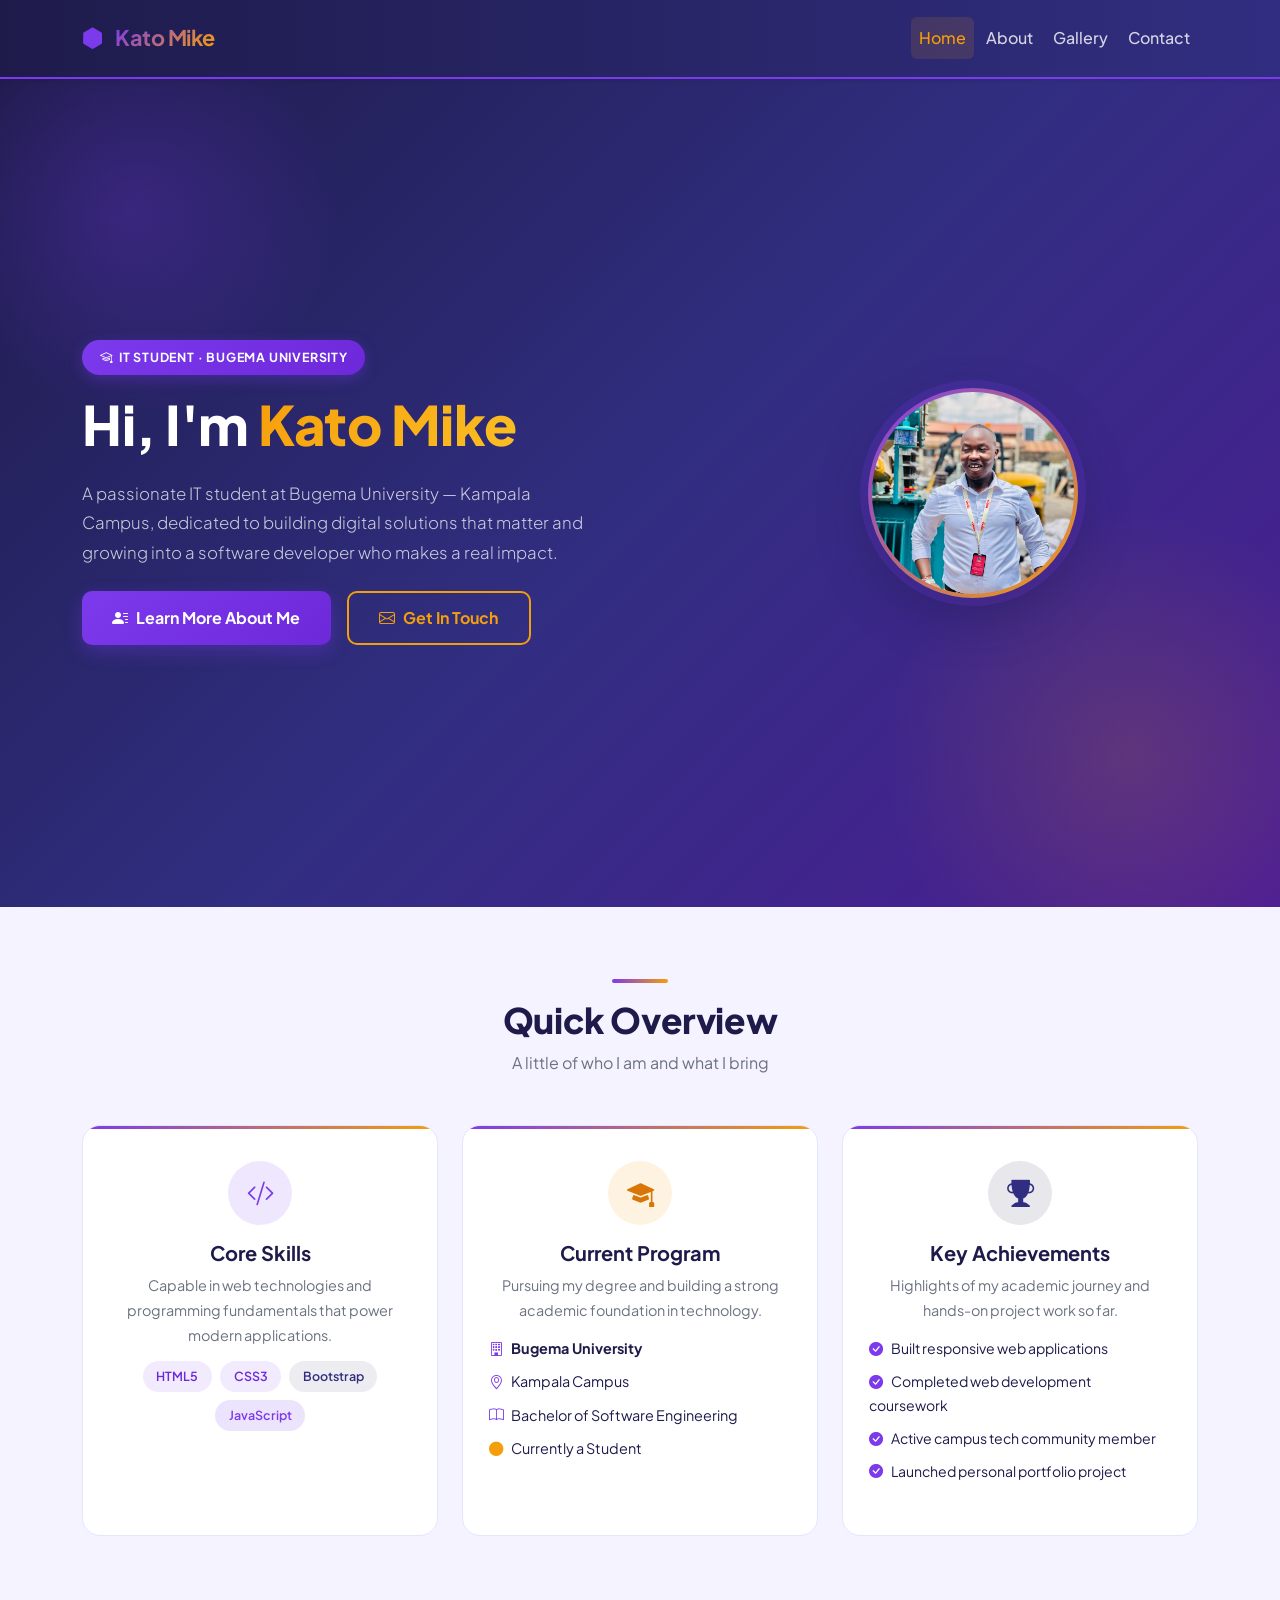
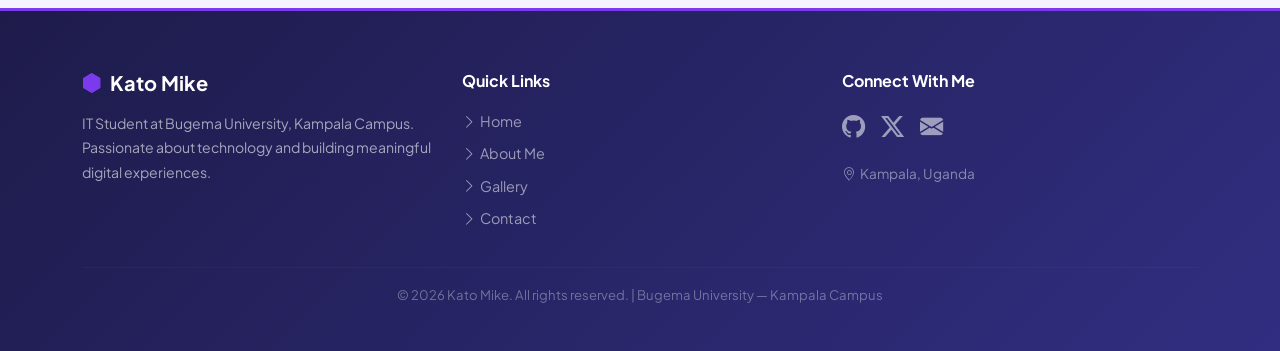
<file: index.html>
<!DOCTYPE html>
<html lang="en">
<head>
  <meta charset="UTF-8" />
  <meta name="viewport" content="width=device-width, initial-scale=1.0" />
  <title>Kato Mike | Portfolio</title>
  <link href="https://cdn.jsdelivr.net/npm/bootstrap@5.3.2/dist/css/bootstrap.min.css" rel="stylesheet" />
  <link href="https://cdn.jsdelivr.net/npm/bootstrap-icons@1.11.3/font/bootstrap-icons.min.css" rel="stylesheet" />
  <link href="https://fonts.googleapis.com/css2?family=Plus+Jakarta+Sans:wght@300;400;500;600;700;800&display=swap" rel="stylesheet" />
  <link rel="stylesheet" href="style.css.css" />
</head>
<body>

  <!-- NAVIGATION BAR -->
  <nav class="navbar navbar-expand-lg sticky-top shadow-sm">
    <div class="container">
      <a class="navbar-brand fw-bold" href="index.html">
        <i class="bi bi-hexagon-fill me-2" style="color:var(--violet);"></i>
        <span class="brand-km">Kato Mike</span>
      </a>

      <button class="navbar-toggler border-0" type="button"
              data-bs-toggle="collapse" data-bs-target="#mainNav"
              aria-controls="mainNav" aria-expanded="false" aria-label="Toggle navigation">
        <i class="bi bi-list text-white fs-4"></i>
      </button>

      <div class="collapse navbar-collapse" id="mainNav">
        <ul class="navbar-nav ms-auto gap-lg-1">
          <li class="nav-item"><a class="nav-link active" href="index.html">Home</a></li>
          <li class="nav-item"><a class="nav-link" href="about.html">About</a></li>
          <li class="nav-item"><a class="nav-link" href="gallery.html">Gallery</a></li>
          <li class="nav-item"><a class="nav-link" href="contact.html">Contact</a></li>
        </ul>
      </div>
    </div>
  </nav>

  <!-- HERO SECTION -->
  <section class="hero-section">
    <div class="container position-relative" style="z-index:2;">
      <div class="row align-items-center gy-5">

        <div class="col-lg-7">
          <div class="hero-badge">
            <i class="bi bi-mortarboard"></i> IT Student · Bugema University
          </div>

          <h1>
            Hi, I'm <span class="accent">Kato Mike</span>
          </h1>

          <p class="lead my-4">
            A passionate IT student at Bugema University — Kampala Campus,
            dedicated to building digital solutions that matter and growing
            into a software developer who makes a real impact.
          </p>

          <div class="d-flex flex-wrap gap-3">
            <a href="about.html" class="btn-violet">
              <i class="bi bi-person-lines-fill"></i> Learn More About Me
            </a>
            <a href="contact.html" class="btn-outline-amber">
              <i class="bi bi-envelope"></i> Get In Touch
            </a>
          </div>
        </div>

        <div class="col-lg-5 d-flex justify-content-center">
          <div class="hero-avatar-box">
            <img src="stand.JPG" alt="Kato Mike photo" class="profile-photo">
          </div>
        </div>

      </div>
    </div>
  </section>

  <!-- QUICK OVERVIEW -->
  <section class="bg-light-custom">
    <div class="container">
      <div class="text-center mb-5">
        <div class="divider mx-auto"></div>
        <h2>Quick Overview</h2>
        <p class="sub-text mt-2">A little of who I am and what I bring</p>
      </div>

      <div class="row g-4">

        <!-- CARD 1: Core Skills -->
        <div class="col-md-4">
          <div class="ov-card h-100">
            <div class="ov-icon teal mx-auto mb-3">
              <i class="bi bi-code-slash"></i>
            </div>
            <h5>Core Skills</h5>
            <p>Capable in web technologies and programming fundamentals that power modern applications.</p>
            <div class="d-flex flex-wrap gap-2 justify-content-center">
              <span class="tag tag-teal">HTML5</span>
              <span class="tag tag-teal">CSS3</span>
              <span class="tag tag-navy">Bootstrap</span>
              <span class="tag tag-purple">JavaScript</span>
            </div>
          </div>
        </div>

        <!-- CARD 2: Current Program -->
        <div class="col-md-4">
          <div class="ov-card h-100">
            <div class="ov-icon gold mx-auto mb-3">
              <i class="bi bi-mortarboard-fill"></i>
            </div>
            <h5>Current Program</h5>
            <p>Pursuing my degree and building a strong academic foundation in technology.</p>
            <ul class="list-unstyled text-start mt-2" style="font-size:0.9rem; color:var(--text);">
              <li class="mb-2"><i class="bi bi-building me-2" style="color:var(--violet);"></i><strong>Bugema University</strong></li>
              <li class="mb-2"><i class="bi bi-geo-alt me-2" style="color:var(--violet);"></i>Kampala Campus</li>
              <li class="mb-2"><i class="bi bi-book me-2" style="color:var(--violet);"></i>Bachelor of Software Engineering</li>
              <li><i class="bi bi-circle-fill me-2" style="color:var(--amber);"></i>Currently a Student</li>
            </ul>
          </div>
        </div>

        <!-- CARD 3: Key Achievements -->
        <div class="col-md-4">
          <div class="ov-card h-100">
            <div class="ov-icon navy mx-auto mb-3">
              <i class="bi bi-trophy-fill"></i>
            </div>
            <h5>Key Achievements</h5>
            <p>Highlights of my academic journey and hands-on project work so far.</p>
            <ul class="list-unstyled text-start mt-2" style="font-size:0.88rem; color:var(--text);">
              <li class="mb-2"><i class="bi bi-check-circle-fill me-2" style="color:var(--violet);"></i>Built responsive web applications</li>
              <li class="mb-2"><i class="bi bi-check-circle-fill me-2" style="color:var(--violet);"></i>Completed web development coursework</li>
              <li class="mb-2"><i class="bi bi-check-circle-fill me-2" style="color:var(--violet);"></i>Active campus tech community member</li>
              <li><i class="bi bi-check-circle-fill me-2" style="color:var(--violet);"></i>Launched personal portfolio project</li>
            </ul>
          </div>
        </div>

      </div>
    </div>
  </section>

  <!-- FOOTER -->
  <footer>
    <div class="container">
      <div class="row g-4 pb-3">

        <div class="col-md-4">
          <h5 class="mb-3">
            <i class="bi bi-hexagon-fill me-2" style="color:var(--violet);"></i>Kato Mike
          </h5>
          <p style="font-size:0.88rem; color:rgba(255,255,255,0.6);">
            IT Student at Bugema University, Kampala Campus. Passionate about
            technology and building meaningful digital experiences.
          </p>
        </div>

        <div class="col-md-4">
          <h6 class="mb-3">Quick Links</h6>
          <a href="index.html" class="footer-link"><i class="bi bi-chevron-right me-1"></i>Home</a>
          <a href="about.html" class="footer-link"><i class="bi bi-chevron-right me-1"></i>About Me</a>
          <a href="gallery.html" class="footer-link"><i class="bi bi-chevron-right me-1"></i>Gallery</a>
          <a href="contact.html" class="footer-link"><i class="bi bi-chevron-right me-1"></i>Contact</a>
        </div>

        <div class="col-md-4">
          <h6 class="mb-3">Connect With Me</h6>
          <div class="d-flex gap-3 mb-3">
            <a href="#" class="social-link" title="GitHub"><i class="bi bi-github"></i></a>
            <a href="#" class="social-link" title="Twitter"><i class="bi bi-twitter-x"></i></a>
            <a href="mailto:katomike@gmail.com" class="social-link" title="Email">
              <i class="bi bi-envelope-fill"></i>
            </a>
          </div>
          <p style="font-size:0.85rem; color:rgba(255,255,255,0.45);">
            <i class="bi bi-geo-alt me-1"></i>Kampala, Uganda
          </p>
        </div>

      </div>
      <hr />
      <p class="copy">&copy; 2026 Kato Mike. All rights reserved. | Bugema University — Kampala Campus</p>
    </div>
  </footer>

  <script src="https://cdn.jsdelivr.net/npm/bootstrap@5.3.2/dist/js/bootstrap.bundle.min.js"></script>
</body>
</html>
</file>
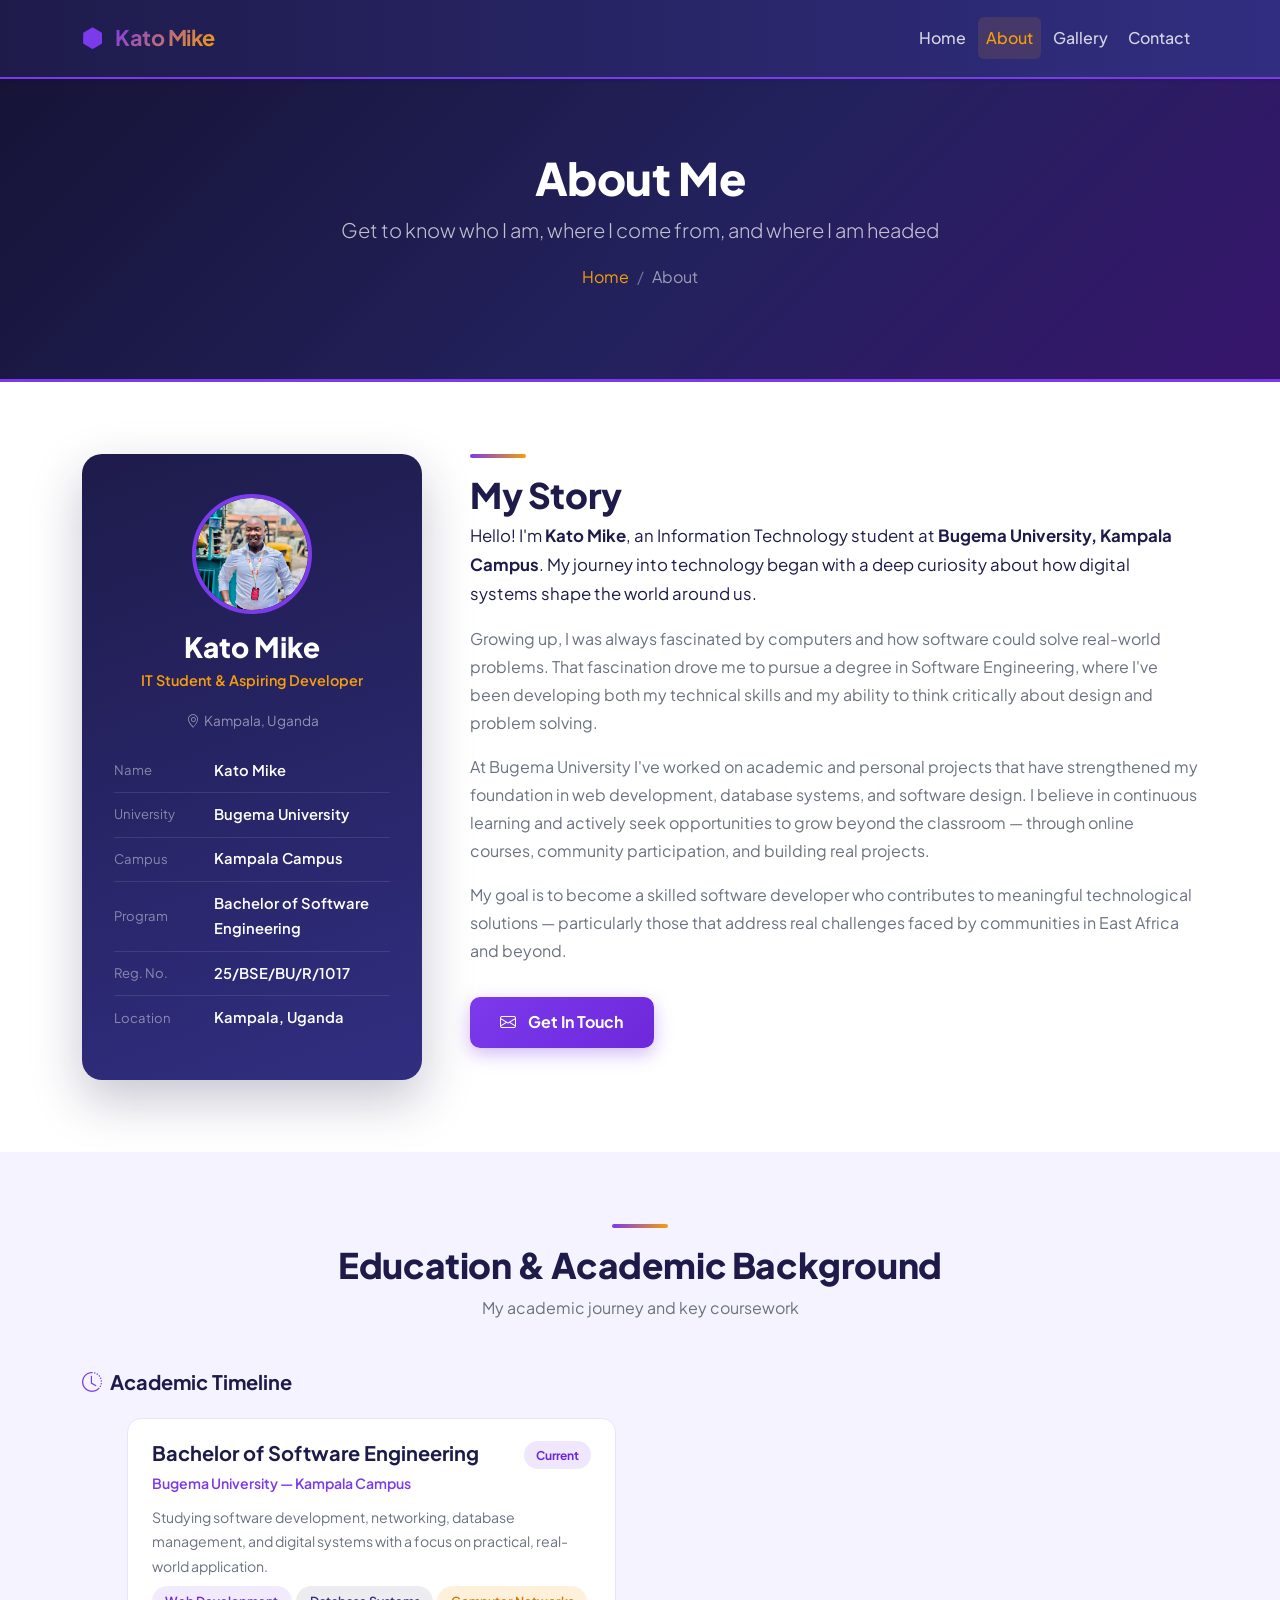
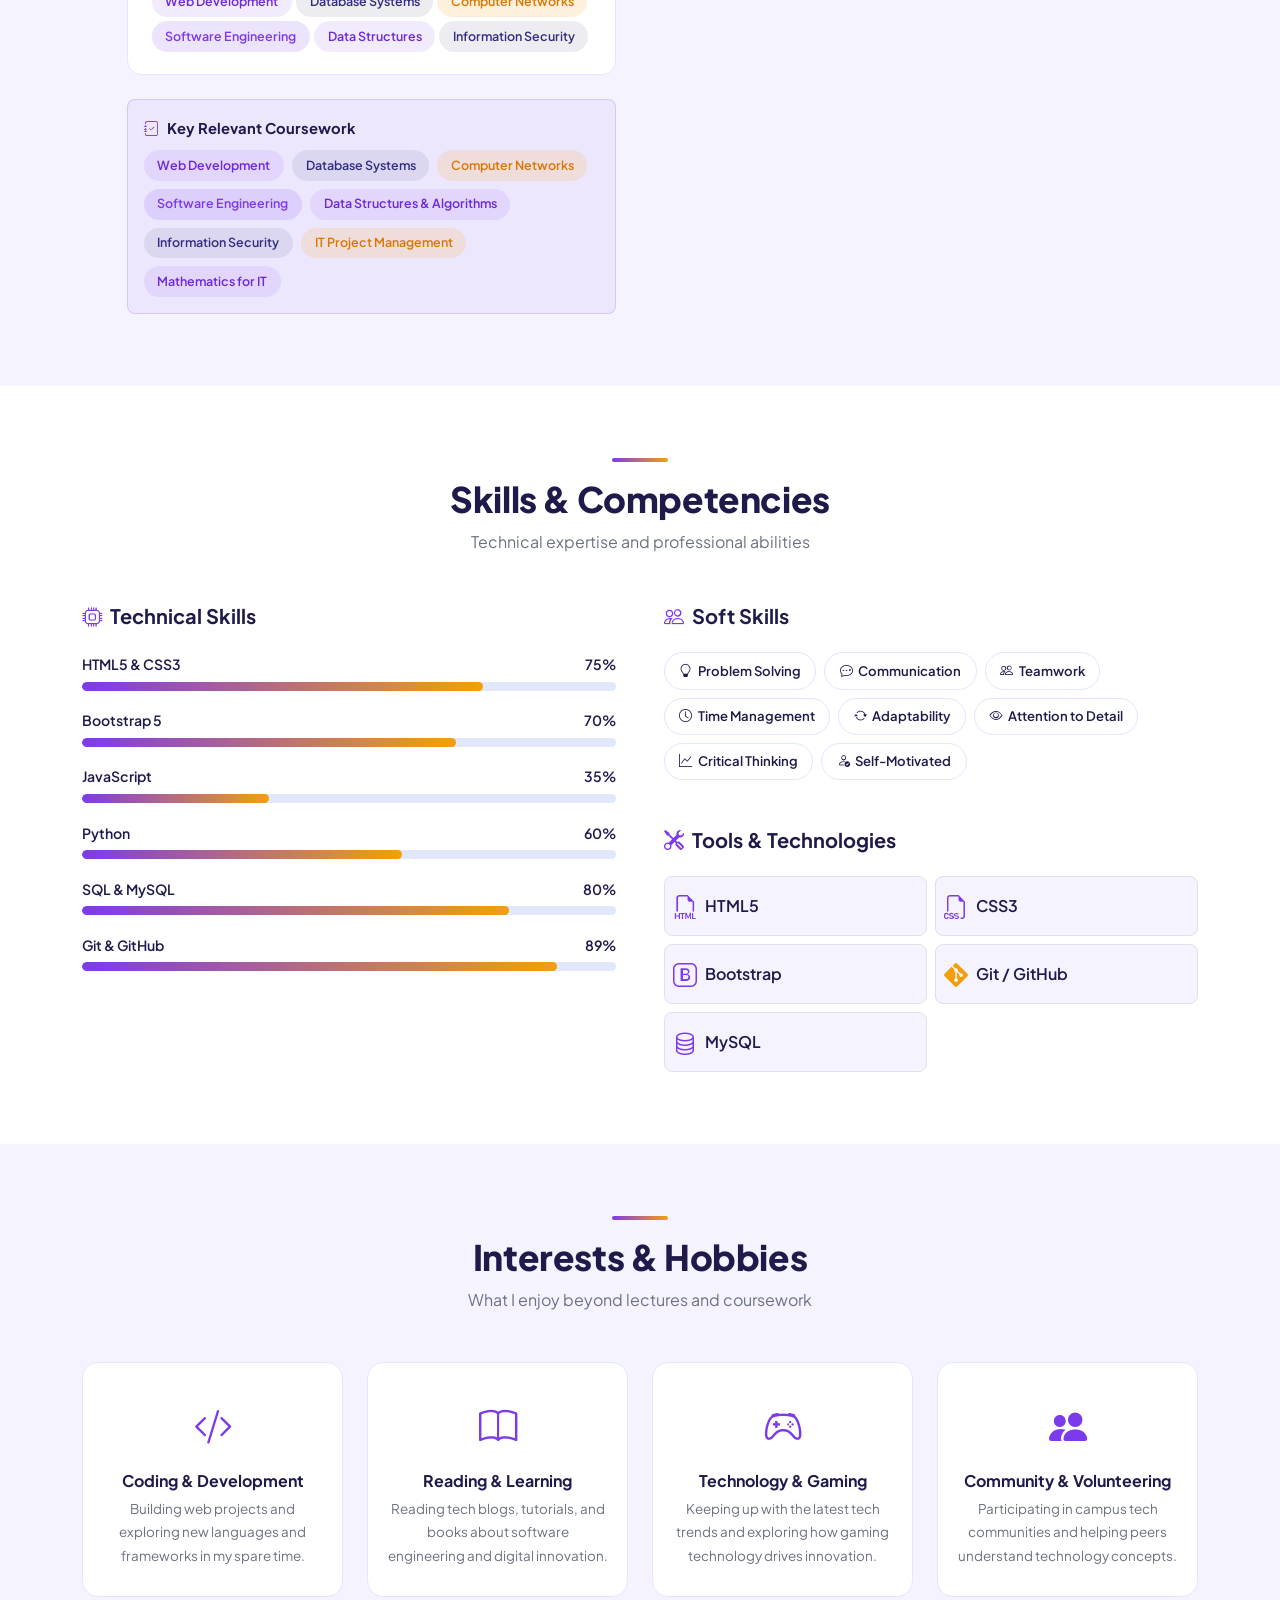
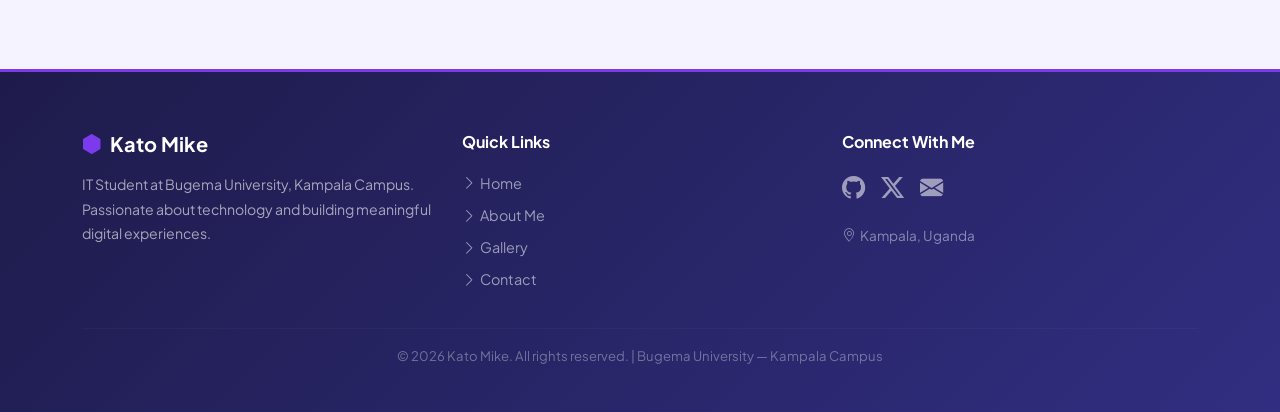
<file: about.html>
<!DOCTYPE html>
<html lang="en">
<head>
  <meta charset="UTF-8" />
  <meta name="viewport" content="width=device-width, initial-scale=1.0" />
  <title>About Me | Kato Mike</title>
  <link href="https://cdn.jsdelivr.net/npm/bootstrap@5.3.2/dist/css/bootstrap.min.css" rel="stylesheet" />
  <link href="https://cdn.jsdelivr.net/npm/bootstrap-icons@1.11.3/font/bootstrap-icons.min.css" rel="stylesheet" />
  <link href="https://fonts.googleapis.com/css2?family=Plus+Jakarta+Sans:wght@300;400;500;600;700;800&display=swap" rel="stylesheet" />
  <link rel="stylesheet" href="style.css.css" />
</head>
<body>

  <!-- NAVIGATION BAR -->
  <nav class="navbar navbar-expand-lg sticky-top shadow-sm">
    <div class="container">
      <a class="navbar-brand fw-bold" href="index.html">
        <i class="bi bi-hexagon-fill me-2" style="color:var(--violet);"></i>
        <span class="brand-km">Kato Mike</span>
      </a>
      <button class="navbar-toggler border-0" type="button"
              data-bs-toggle="collapse" data-bs-target="#mainNav"
              aria-controls="mainNav" aria-expanded="false" aria-label="Toggle navigation">
        <i class="bi bi-list text-white fs-4"></i>
      </button>
      <div class="collapse navbar-collapse" id="mainNav">
        <ul class="navbar-nav ms-auto gap-lg-1">
          <li class="nav-item"><a class="nav-link" href="index.html">Home</a></li>
          <li class="nav-item"><a class="nav-link active" href="about.html">About</a></li>
          <li class="nav-item"><a class="nav-link" href="gallery.html">Gallery</a></li>
          <li class="nav-item"><a class="nav-link" href="contact.html">Contact</a></li>
        </ul>
      </div>
    </div>
  </nav>

  <!-- PAGE HEADER -->
  <section class="page-header">
    <div class="ph-content container">
      <h1>About Me</h1>
      <p class="lead mt-2">Get to know who I am, where I come from, and where I am headed</p>
      <nav aria-label="breadcrumb" class="mt-3">
        <ol class="breadcrumb justify-content-center">
          <li class="breadcrumb-item"><a href="index.html">Home</a></li>
          <li class="breadcrumb-item active" aria-current="page">About</li>
        </ol>
      </nav>
    </div>
  </section>

  <!-- SECTION 1: BIOGRAPHY -->
  <section>
    <div class="container">
      <div class="row g-5 align-items-start">

        <!-- Profile Box -->
        <div class="col-lg-4">
          <div class="profile-box">
            <div class="avatar-ring">
              <img src="stand.JPG" alt="Kato Mike"
                   style="width:100%; height:100%; object-fit:cover; border-radius:50%;">
            </div>
            <h3>Kato Mike</h3>
            <p class="role mt-1">IT Student &amp; Aspiring Developer</p>
            <p class="loc mt-1 mb-3">
              <i class="bi bi-geo-alt me-1"></i>Kampala, Uganda
            </p>
            <div class="text-start">
              <div class="detail-row">
                <span class="dr-label">Name</span>
                <span class="dr-val">Kato Mike</span>
              </div>
              <div class="detail-row">
                <span class="dr-label">University</span>
                <span class="dr-val">Bugema University</span>
              </div>
              <div class="detail-row">
                <span class="dr-label">Campus</span>
                <span class="dr-val">Kampala Campus</span>
              </div>
              <div class="detail-row">
                <span class="dr-label">Program</span>
                <span class="dr-val">Bachelor of Software Engineering</span>
              </div>
              <div class="detail-row">
                <span class="dr-label">Reg. No.</span>
                <span class="dr-val">25/BSE/BU/R/1017</span>
              </div>
              <div class="detail-row">
                <span class="dr-label">Location</span>
                <span class="dr-val">Kampala, Uganda</span>
              </div>
            </div>
          </div>
        </div>

        <!-- Bio Text -->
        <div class="col-lg-8">
          <div class="divider"></div>
          <h2 class="mb-1">My Story</h2>

          <p style="font-size:1.05rem; color:var(--text);">
            Hello! I'm <strong>Kato Mike</strong>, an Information Technology student at
            <strong>Bugema University, Kampala Campus</strong>. My journey into technology
            began with a deep curiosity about how digital systems shape the world around us.
          </p>

          <p style="color:var(--muted);">
            Growing up, I was always fascinated by computers and how software could solve
            real-world problems. That fascination drove me to pursue a degree in Software
            Engineering, where I've been developing both my technical skills and my ability to
            think critically about design and problem solving.
          </p>
          <p style="color:var(--muted);">
            At Bugema University I've worked on academic and personal projects that have
            strengthened my foundation in web development, database systems, and software
            design. I believe in continuous learning and actively seek opportunities to grow
            beyond the classroom — through online courses, community participation, and
            building real projects.
          </p>
          <p style="color:var(--muted);">
            My goal is to become a skilled software developer who contributes to meaningful
            technological solutions — particularly those that address real challenges faced by
            communities in East Africa and beyond.
          </p>

          <a href="contact.html" class="btn-violet mt-3 d-inline-flex">
            <i class="bi bi-envelope me-1"></i> Get In Touch
          </a>
        </div>

      </div>
    </div>
  </section>

  <!-- SECTION 2: EDUCATION -->
  <section class="bg-light-custom">
    <div class="container">
      <div class="text-center mb-5">
        <div class="divider mx-auto"></div>
        <h2>Education &amp; Academic Background</h2>
        <p class="sub-text mt-2">My academic journey and key coursework</p>
      </div>

      <div class="row g-5">
        <!-- Timeline -->
        <div class="col-lg-6">
          <h5 class="fw-bold mb-4" style="color:var(--indigo);">
            <i class="bi bi-clock-history me-2" style="color:var(--violet);"></i>Academic Timeline
          </h5>

          <div class="tl-wrap">

            <!-- Entry 1 -->
            <div class="tl-item mb-4">
              <div class="tl-card">
                <div class="d-flex justify-content-between align-items-start flex-wrap gap-2 mb-2">
                  <div>
                    <h5>Bachelor of Software Engineering</h5>
                    <span class="inst">Bugema University — Kampala Campus</span>
                  </div>
                  <span class="tl-badge current">Current</span>
                </div>
                <p>Studying software development, networking, database management, and digital systems with a focus on practical, real-world application.</p>
                <div class="d-flex flex-wrap gap-1 mt-2">
                  <span class="tag tag-teal">Web Development</span>
                  <span class="tag tag-navy">Database Systems</span>
                  <span class="tag tag-gold">Computer Networks</span>
                  <span class="tag tag-purple">Software Engineering</span>
                  <span class="tag tag-teal">Data Structures</span>
                  <span class="tag tag-navy">Information Security</span>
                </div>
              </div>
            </div>


          <div class="mt-4 p-3 rounded-3"
               style="background:rgba(124,58,237,0.06); border:1px solid rgba(124,58,237,0.2);">
            <p class="fw-bold mb-2" style="color:var(--indigo); font-size:0.92rem;">
              <i class="bi bi-journal-check me-2" style="color:var(--violet);"></i>Key Relevant Coursework
            </p>
            <div class="d-flex flex-wrap gap-2">
              <span class="tag tag-teal">Web Development</span>
              <span class="tag tag-navy">Database Systems</span>
              <span class="tag tag-gold">Computer Networks</span>
              <span class="tag tag-purple">Software Engineering</span>
              <span class="tag tag-teal">Data Structures &amp; Algorithms</span>
              <span class="tag tag-navy">Information Security</span>
              <span class="tag tag-gold">IT Project Management</span>
              <span class="tag tag-teal">Mathematics for IT</span>
            </div>
          </div>
        </div>

      </div>
    </div>
  </section>

  <!-- SECTION 3: SKILLS -->
  <section>
    <div class="container">
      <div class="text-center mb-5">
        <div class="divider mx-auto"></div>
        <h2>Skills &amp; Competencies</h2>
        <p class="sub-text mt-2">Technical expertise and professional abilities</p>
      </div>

      <div class="row g-5">

        <!-- Technical Skills -->
        <div class="col-lg-6">
          <h5 class="fw-bold mb-4" style="color:var(--indigo);">
            <i class="bi bi-cpu me-2" style="color:var(--violet);"></i>Technical Skills
          </h5>

          <div class="skill-label"><span>HTML5 &amp; CSS3</span><span>75%</span></div>
          <div class="prog-track"><div class="prog-fill" style="width:75%;"></div></div>

          <div class="skill-label"><span>Bootstrap 5</span><span>70%</span></div>
          <div class="prog-track"><div class="prog-fill" style="width:70%;"></div></div>

          <div class="skill-label"><span>JavaScript</span><span>35%</span></div>
          <div class="prog-track"><div class="prog-fill" style="width:35%;"></div></div>

          <div class="skill-label"><span>Python</span><span>60%</span></div>
          <div class="prog-track"><div class="prog-fill" style="width:60%;"></div></div>

          <div class="skill-label"><span>SQL &amp; MySQL</span><span>80%</span></div>
          <div class="prog-track"><div class="prog-fill" style="width:80%;"></div></div>

          <div class="skill-label"><span>Git &amp; GitHub</span><span>89%</span></div>
          <div class="prog-track"><div class="prog-fill" style="width:89%;"></div></div>
        </div>

        <!-- Soft Skills + Tools -->
        <div class="col-lg-6">
          <h5 class="fw-bold mb-4" style="color:var(--indigo);">
            <i class="bi bi-people me-2" style="color:var(--violet);"></i>Soft Skills
          </h5>
          <div class="d-flex flex-wrap gap-2 mb-5">
            <span class="soft-pill"><i class="bi bi-lightbulb"></i> Problem Solving</span>
            <span class="soft-pill"><i class="bi bi-chat-dots"></i> Communication</span>
            <span class="soft-pill"><i class="bi bi-people"></i> Teamwork</span>
            <span class="soft-pill"><i class="bi bi-clock"></i> Time Management</span>
            <span class="soft-pill"><i class="bi bi-arrow-repeat"></i> Adaptability</span>
            <span class="soft-pill"><i class="bi bi-eye"></i> Attention to Detail</span>
            <span class="soft-pill"><i class="bi bi-graph-up"></i> Critical Thinking</span>
            <span class="soft-pill"><i class="bi bi-person-check"></i> Self-Motivated</span>
          </div>

          <h5 class="fw-bold mb-4" style="color:var(--indigo);">
            <i class="bi bi-tools me-2" style="color:var(--violet);"></i>Tools &amp; Technologies
          </h5>
          <div class="row g-2">
            <div class="col-6">
              <div class="d-flex align-items-center gap-2 p-2 rounded-3 border" style="background:var(--light);">
                <i class="bi bi-filetype-html fs-4" style="color:var(--violet);"></i>
                <span class="fw-semibold">HTML5</span>
              </div>
            </div>
            <div class="col-6">
              <div class="d-flex align-items-center gap-2 p-2 rounded-3 border" style="background:var(--light);">
                <i class="bi bi-filetype-css fs-4" style="color:var(--violet);"></i>
                <span class="fw-semibold">CSS3</span>
              </div>
            </div>
            <div class="col-6">
              <div class="d-flex align-items-center gap-2 p-2 rounded-3 border" style="background:var(--light);">
                <i class="bi bi-bootstrap fs-4" style="color:var(--violet);"></i>
                <span class="fw-semibold">Bootstrap</span>
              </div>
            </div>
            <div class="col-6">
              <div class="d-flex align-items-center gap-2 p-2 rounded-3 border" style="background:var(--light);">
                <i class="bi bi-git fs-4" style="color:var(--amber);"></i>
                <span class="fw-semibold">Git / GitHub</span>
              </div>
            </div>
           
            <div class="col-6">
              <div class="d-flex align-items-center gap-2 p-2 rounded-3 border" style="background:var(--light);">
                <i class="bi bi-database fs-4" style="color:var(--violet);"></i>
                <span class="fw-semibold">MySQL</span>
              </div>
            </div>
          </div>
        </div>

      </div>
    </div>
  </section>

  <!-- SECTION 4: INTERESTS -->
  <section class="bg-light-custom">
    <div class="container">
      <div class="text-center mb-5">
        <div class="divider mx-auto"></div>
        <h2>Interests &amp; Hobbies</h2>
        <p class="sub-text mt-2">What I enjoy beyond lectures and coursework</p>
      </div>

      <div class="row g-4 justify-content-center">
        <div class="col-sm-6 col-lg-3">
          <div class="int-card">
            <i class="bi bi-code-slash"></i>
            <h6>Coding &amp; Development</h6>
            <p>Building web projects and exploring new languages and frameworks in my spare time.</p>
          </div>
        </div>
        <div class="col-sm-6 col-lg-3">
          <div class="int-card">
            <i class="bi bi-book"></i>
            <h6>Reading &amp; Learning</h6>
            <p>Reading tech blogs, tutorials, and books about software engineering and digital innovation.</p>
          </div>
        </div>
        <div class="col-sm-6 col-lg-3">
          <div class="int-card">
            <i class="bi bi-controller"></i>
            <h6>Technology &amp; Gaming</h6>
            <p>Keeping up with the latest tech trends and exploring how gaming technology drives innovation.</p>
          </div>
        </div>
        <div class="col-sm-6 col-lg-3">
          <div class="int-card">
            <i class="bi bi-people-fill"></i>
            <h6>Community &amp; Volunteering</h6>
            <p>Participating in campus tech communities and helping peers understand technology concepts.</p>
          </div>
        </div>
      </div>
    </div>
  </section>

  <!-- FOOTER -->
  <footer>
    <div class="container">
      <div class="row g-4 pb-3">
        <div class="col-md-4">
          <h5 class="mb-3">
            <i class="bi bi-hexagon-fill me-2" style="color:var(--violet);"></i>Kato Mike
          </h5>
          <p style="font-size:0.88rem; color:rgba(255,255,255,0.6);">
            IT Student at Bugema University, Kampala Campus. Passionate about
            technology and building meaningful digital experiences.
          </p>
        </div>
        <div class="col-md-4">
          <h6 class="mb-3">Quick Links</h6>
          <a href="index.html" class="footer-link"><i class="bi bi-chevron-right me-1"></i>Home</a>
          <a href="about.html" class="footer-link"><i class="bi bi-chevron-right me-1"></i>About Me</a>
          <a href="gallery.html" class="footer-link"><i class="bi bi-chevron-right me-1"></i>Gallery</a>
          <a href="contact.html" class="footer-link"><i class="bi bi-chevron-right me-1"></i>Contact</a>
        </div>
        <div class="col-md-4">
          <h6 class="mb-3">Connect With Me</h6>
          <div class="d-flex gap-3 mb-3">
            <a href="#" class="social-link" title="GitHub"><i class="bi bi-github"></i></a>
            <a href="#" class="social-link" title="Twitter"><i class="bi bi-twitter-x"></i></a>
            <a href="mailto:katomike@gmail.com" class="social-link" title="Email">
              <i class="bi bi-envelope-fill"></i>
            </a>
          </div>
          <p style="font-size:0.85rem; color:rgba(255,255,255,0.45);">
            <i class="bi bi-geo-alt me-1"></i>Kampala, Uganda
          </p>
        </div>
      </div>
      <hr />
      <p class="copy">&copy; 2026 Kato Mike. All rights reserved. | Bugema University — Kampala Campus</p>
    </div>
  </footer>

  <script src="https://cdn.jsdelivr.net/npm/bootstrap@5.3.2/dist/js/bootstrap.bundle.min.js"></script>
</body>
</html>
</file>
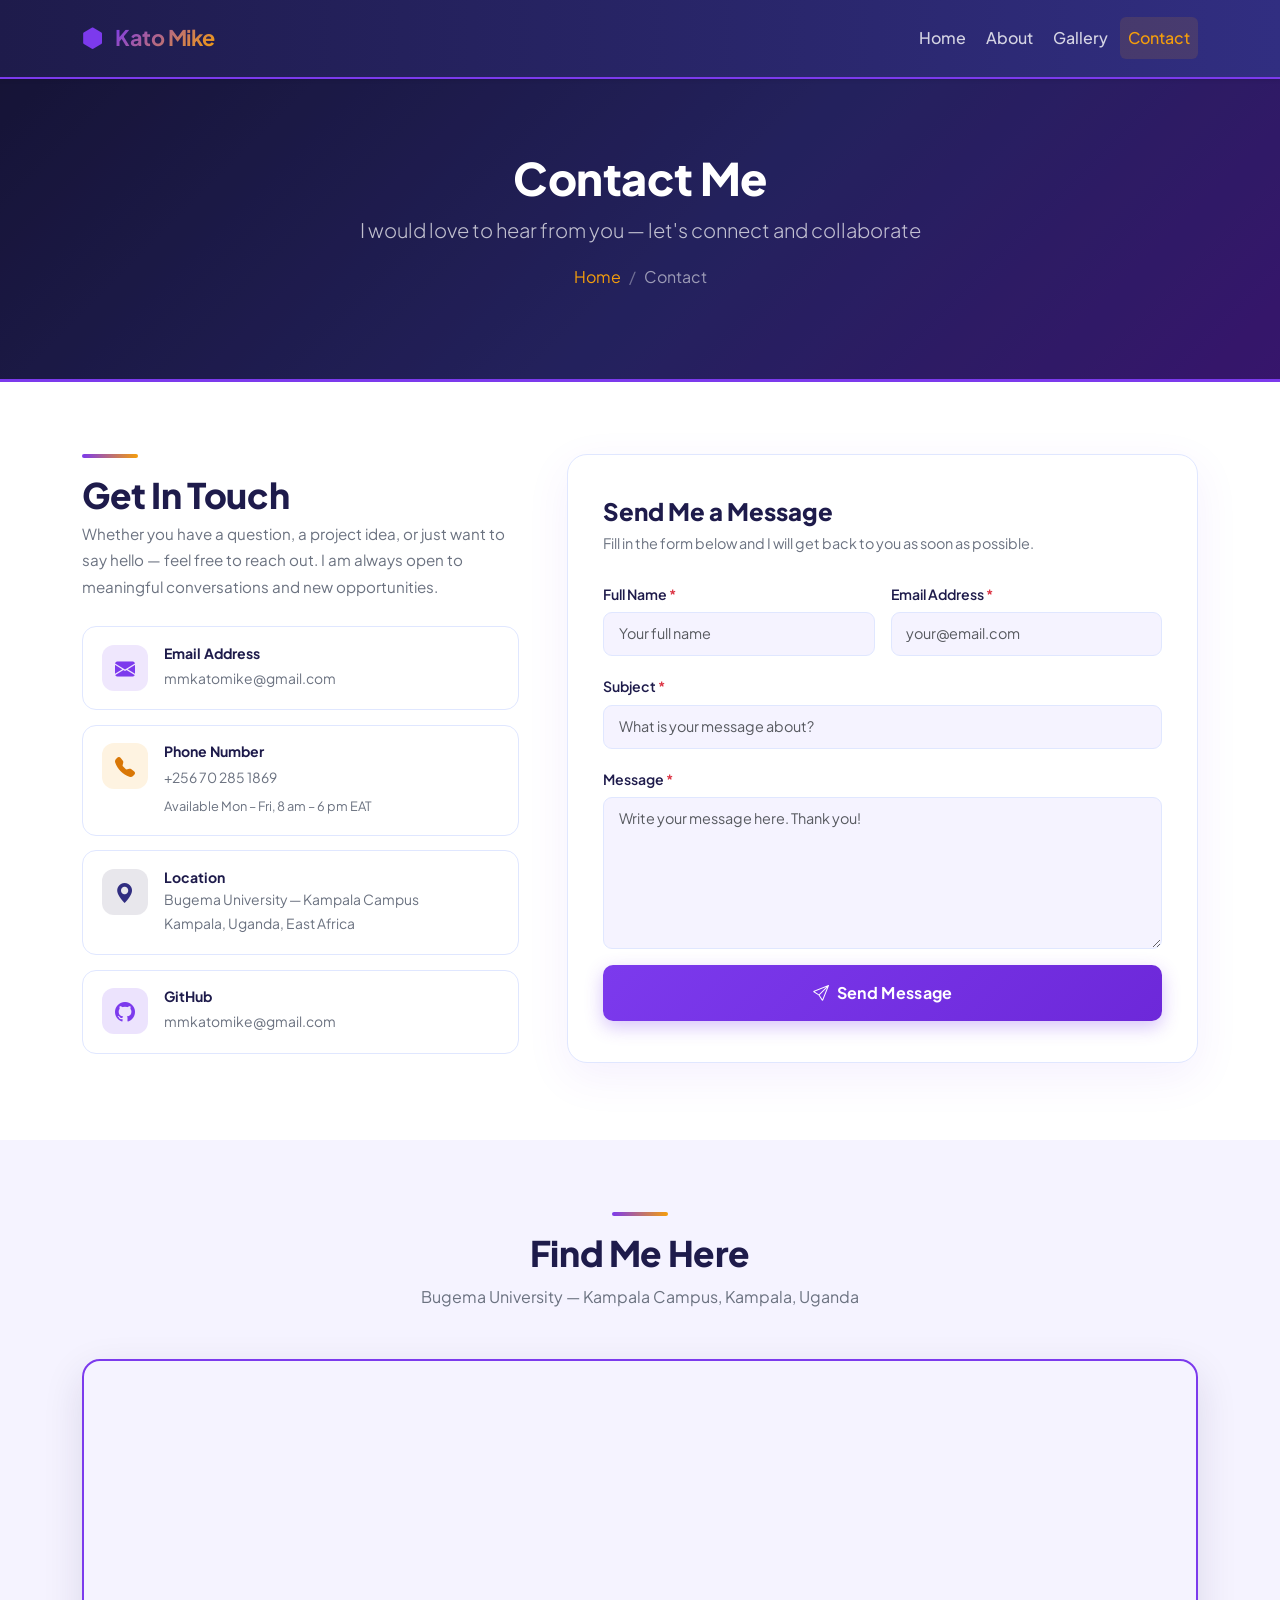
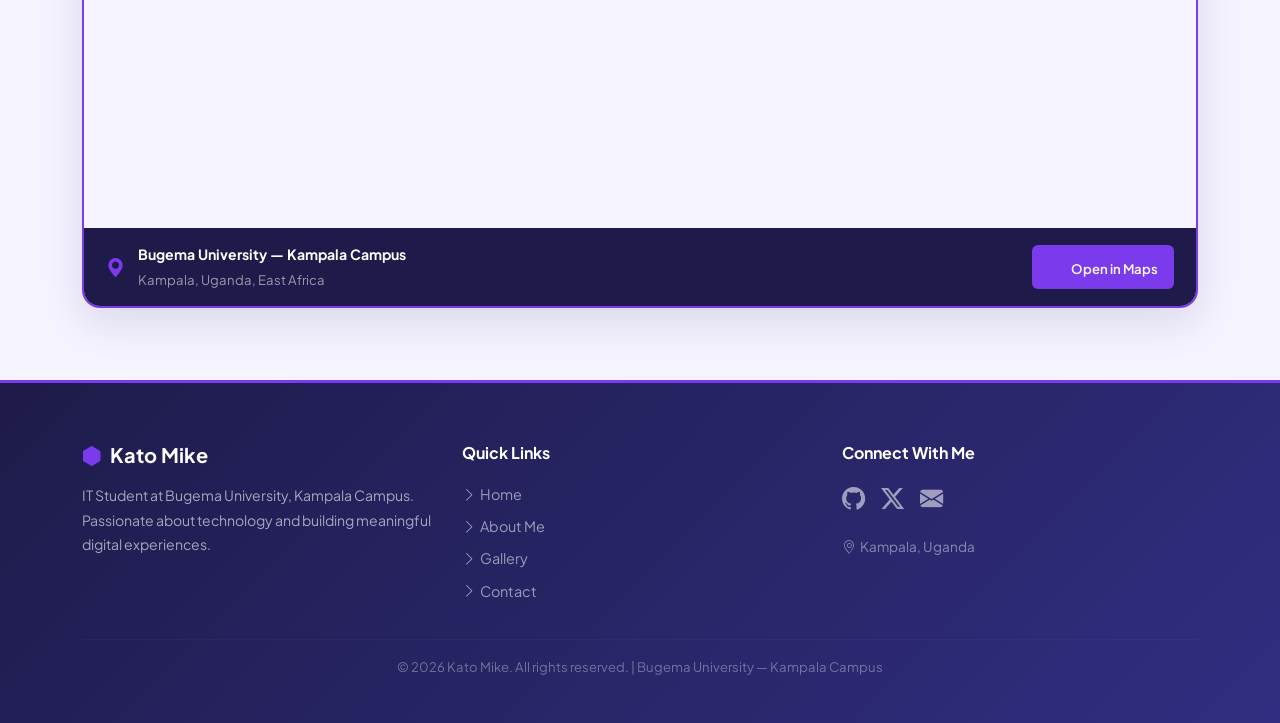
<file: contact.html>
<!DOCTYPE html>
<html lang="en">
<head>
  <meta charset="UTF-8" />
  <meta name="viewport" content="width=device-width, initial-scale=1.0" />
  <title>Contact | Kato Mike</title>
  <link href="https://cdn.jsdelivr.net/npm/bootstrap@5.3.2/dist/css/bootstrap.min.css" rel="stylesheet" />
  <link href="https://cdn.jsdelivr.net/npm/bootstrap-icons@1.11.3/font/bootstrap-icons.min.css" rel="stylesheet" />
  <link href="https://fonts.googleapis.com/css2?family=Plus+Jakarta+Sans:wght@300;400;500;600;700;800&display=swap" rel="stylesheet" />
  <link rel="stylesheet" href="style.css.css" />
</head>
<body>

  <!-- NAVIGATION BAR -->
  <nav class="navbar navbar-expand-lg sticky-top shadow-sm">
    <div class="container">
      <a class="navbar-brand fw-bold" href="index.html">
        <i class="bi bi-hexagon-fill me-2" style="color:var(--violet);"></i>
        <span class="brand-km">Kato Mike</span>
      </a>
      <button class="navbar-toggler border-0" type="button"
              data-bs-toggle="collapse" data-bs-target="#mainNav"
              aria-controls="mainNav" aria-expanded="false" aria-label="Toggle navigation">
        <i class="bi bi-list text-white fs-4"></i>
      </button>
      <div class="collapse navbar-collapse" id="mainNav">
        <ul class="navbar-nav ms-auto gap-lg-1">
          <li class="nav-item"><a class="nav-link" href="index.html">Home</a></li>
          <li class="nav-item"><a class="nav-link" href="about.html">About</a></li>
          <li class="nav-item"><a class="nav-link" href="gallery.html">Gallery</a></li>
          <li class="nav-item"><a class="nav-link active" href="contact.html">Contact</a></li>
        </ul>
      </div>
    </div>
  </nav>

  <!-- PAGE HEADER -->
  <section class="page-header">
    <div class="ph-content container">
      <h1>Contact Me</h1>
      <p class="lead mt-2">I would love to hear from you — let's connect and collaborate</p>
      <nav aria-label="breadcrumb" class="mt-3">
        <ol class="breadcrumb justify-content-center">
          <li class="breadcrumb-item"><a href="index.html">Home</a></li>
          <li class="breadcrumb-item active" aria-current="page">Contact</li>
        </ol>
      </nav>
    </div>
  </section>

  <!-- SECTION 1: CONTACT INFORMATION + FORM -->
  <section>
    <div class="container">
      <div class="row g-5 align-items-start">

        <!-- LEFT: Contact Info Cards -->
        <div class="col-lg-5">
          <div class="divider"></div>
          <h2 class="mb-1">Get In Touch</h2>
          <p style="color:var(--muted); font-size:0.95rem; margin-bottom:1.6rem;">
            Whether you have a question, a project idea, or just want to say hello —
            feel free to reach out. I am always open to meaningful conversations and
            new opportunities.
          </p>

          <!-- Email -->
          <div class="ci-card">
            <div class="ci-icon teal">
              <i class="bi bi-envelope-fill"></i>
            </div>
            <div>
              <h6>Email Address</h6>
              <a href="mailto:mmkatomike@gmail.com">mmkatomike@gmail.com</a>
            </div>
          </div>

          <!-- Phone -->
          <div class="ci-card">
            <div class="ci-icon gold">
              <i class="bi bi-telephone-fill"></i>
            </div>
            <div>
              <h6>Phone Number</h6>
              <a href="tel:+256762639656">+256 70 285 1869</a>
              <p class="mt-1" style="font-size:0.8rem; color:var(--muted);">
                Available Mon – Fri, 8 am – 6 pm EAT
              </p>
            </div>
          </div>

          <!-- Location -->
          <div class="ci-card">
            <div class="ci-icon navy">
              <i class="bi bi-geo-alt-fill"></i>
            </div>
            <div>
              <h6>Location</h6>
              <p>Bugema University — Kampala Campus</p>
              <p>Kampala, Uganda, East Africa</p>
            </div>
          </div>

          <!-- GitHub -->
          <div class="ci-card">
            <div class="ci-icon purple">
              <i class="bi bi-github"></i>
            </div>
            <div>
              <h6>GitHub</h6>
              <a href="mmkatomike@gmail.com" target="_blank" rel="noopener noreferrer">mmkatomike@gmail.com</a>
            </div>
          </div>

        </div>

        <!-- RIGHT: Contact Form -->
        <div class="col-lg-7">
          <div class="cf-card">
            <h4>Send Me a Message</h4>
            <p class="sub">Fill in the form below and I will get back to you as soon as possible.</p>

            <form action="#" method="post" novalidate>
              <div class="row g-3">

                <!-- Full Name -->
                <div class="col-md-6">
                  <label for="fullName" class="form-label">
                    Full Name <span style="color:#dc3545;">*</span>
                  </label>
                  <input type="text" class="form-control" id="fullName" name="fullName"
                         placeholder="Your full name" required />
                </div>

                <!-- Email Address -->
                <div class="col-md-6">
                  <label for="emailAddress" class="form-label">
                    Email Address <span style="color:#dc3545;">*</span>
                  </label>
                  <input type="email" class="form-control" id="emailAddress" name="emailAddress"
                         placeholder="your@email.com" required />
                </div>

                <!-- Subject -->
                <div class="col-12">
                  <label for="subject" class="form-label">
                    Subject <span style="color:#dc3545;">*</span>
                  </label>
                  <input type="text" class="form-control" id="subject" name="subject"
                         placeholder="What is your message about?" required />
                </div>

                <!-- Message -->
                <div class="col-12">
                  <label for="message" class="form-label">
                    Message <span style="color:#dc3545;">*</span>
                  </label>
                  <textarea class="form-control" id="message" name="message" rows="6"
                            placeholder="Write your message here. Thank you!" required></textarea>
                </div>

                <!-- Submit -->
                <div class="col-12">
                  <button type="submit" class="btn-submit">
                    <i class="bi bi-send me-2"></i>Send Message
                  </button>
                </div>

              </div>
            </form>
          </div>
        </div>

      </div>
    </div>
  </section>

  <!-- SECTION 2: MAP -->
  <section class="bg-light-custom">
    <div class="container">
      <div class="text-center mb-5">
        <div class="divider mx-auto"></div>
        <h2>Find Me Here</h2>
        <p class="sub-text mt-2">Bugema University — Kampala Campus, Kampala, Uganda</p>
      </div>

      <div class="map-wrap">
        <div class="ratio" style="--bs-aspect-ratio: 42%;">
          <iframe
            src="https://www.google.com/maps/embed?pb=!1m18!1m12!1m3!1d127672.35954498944!2d32.5084741812499!3d0.3152408!2m3!1f0!2f0!3f0!3m2!1i1024!2i768!4f13.1!3m3!1m2!1s0x177dbc0f9d74b39b%3A0x37e0b0f8f1b22b08!2sBugema%20University%20Kampala%20Campus!5e0!3m2!1sen!2sug!4v1700000000000!5m2!1sen!2sug"
            width="100%" height="100%"
            style="border:0; display:block;"
            allowfullscreen="" loading="lazy"
            referrerpolicy="no-referrer-when-downgrade"
            title="Bugema University Kampala Campus on Google Maps"
            aria-label="Google Maps showing Bugema University Kampala Campus">
          </iframe>
        </div>

        <div class="map-footer">
          <i class="bi bi-geo-alt-fill"></i>
          <div>
            <strong style="color:var(--white);">Bugema University — Kampala Campus</strong><br>
            <span style="font-size:0.82rem; color:rgba(255,255,255,0.55);">Kampala, Uganda, East Africa</span>
          </div>
          <a href="https://maps.google.com/?q=Bugema+University+Kampala+Campus"
             target="_blank" rel="noopener noreferrer">
            <i class="bi bi-box-arrow-up-right me-1"></i>Open in Maps
          </a>
        </div>
      </div>

    </div>
  </section>

  <footer>
    <div class="container">
      <div class="row g-4 pb-3">

        <div class="col-md-4">
          <h5 class="mb-3">
            <i class="bi bi-hexagon-fill me-2" style="color:var(--violet);"></i>Kato Mike
          </h5>
          <p style="font-size:0.88rem; color:rgba(255,255,255,0.6);">
            IT Student at Bugema University, Kampala Campus. Passionate about
            technology and building meaningful digital experiences.
          </p>
        </div>

        <div class="col-md-4">
          <h6 class="mb-3">Quick Links</h6>
          <a href="index.html" class="footer-link"><i class="bi bi-chevron-right me-1"></i>Home</a>
          <a href="about.html" class="footer-link"><i class="bi bi-chevron-right me-1"></i>About Me</a>
          <a href="gallery.html" class="footer-link"><i class="bi bi-chevron-right me-1"></i>Gallery</a>
          <a href="contact.html" class="footer-link"><i class="bi bi-chevron-right me-1"></i>Contact</a>
        </div>

        <div class="col-md-4">
          <h6 class="mb-3">Connect With Me</h6>
          <div class="d-flex gap-3 mb-3">
            <a href="#" class="social-link" title="GitHub"><i class="bi bi-github"></i></a>
            <a href="#" class="social-link" title="Twitter"><i class="bi bi-twitter-x"></i></a>
            <a href="mailto:katomike@gmail.com" class="social-link" title="Email">
              <i class="bi bi-envelope-fill"></i>
            </a>
          </div>
          <p style="font-size:0.85rem; color:rgba(255,255,255,0.45);">
            <i class="bi bi-geo-alt me-1"></i>Kampala, Uganda
          </p>
        </div>

      </div>
      <hr />
      <p class="copy">&copy; 2026 Kato Mike. All rights reserved. | Bugema University — Kampala Campus</p>
    </div>
  </footer>

  <script src="https://cdn.jsdelivr.net/npm/bootstrap@5.3.2/dist/js/bootstrap.bundle.min.js"></script>
</body>
</html>
</file>
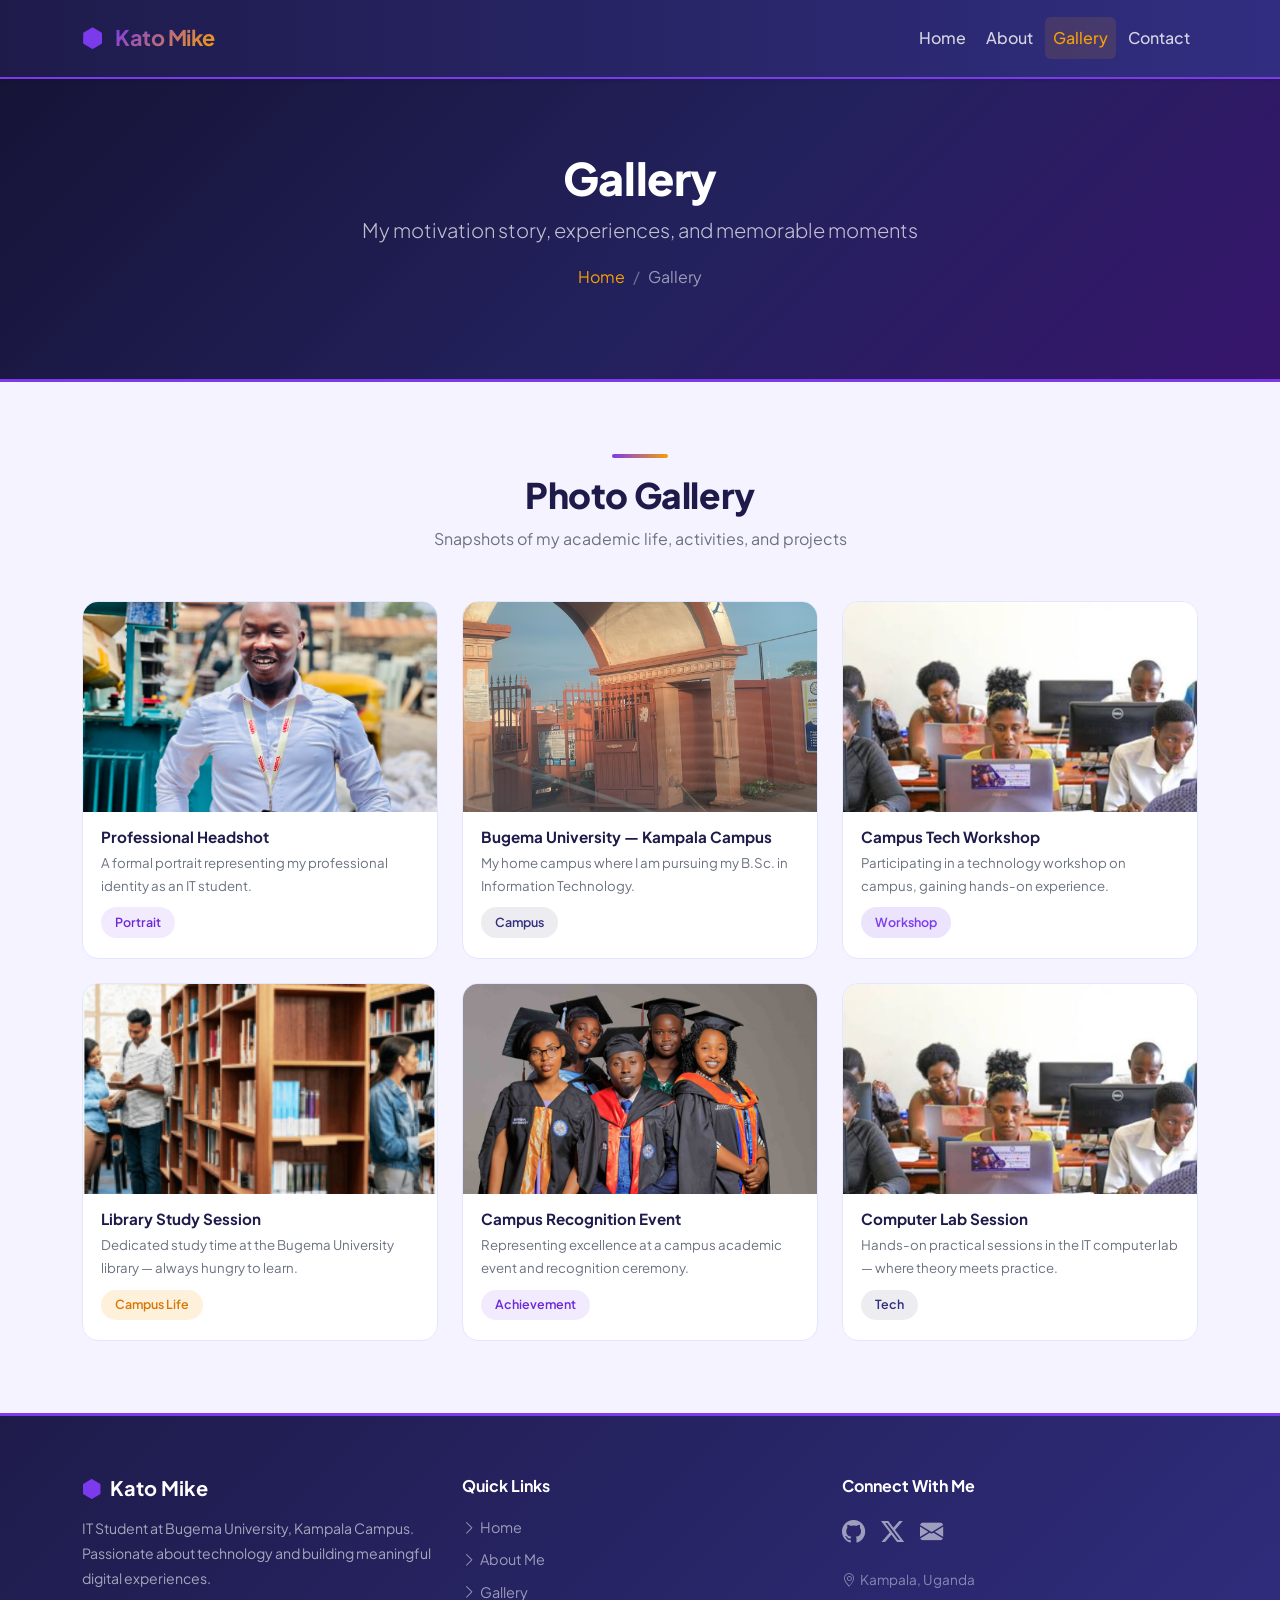
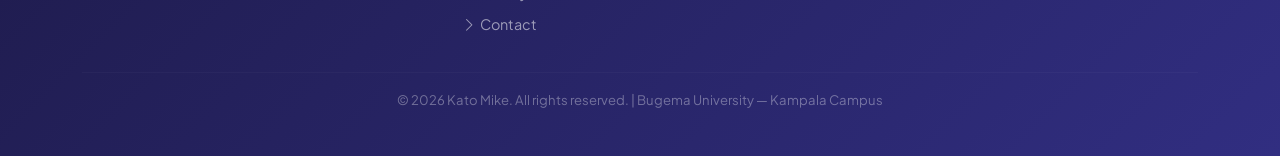
<file: gallery.html>
<!DOCTYPE html>
<html lang="en">
<head>
  <meta charset="UTF-8" />
  <meta name="viewport" content="width=device-width, initial-scale=1.0" />
  <title>Gallery | Kato Mike</title>
  <link href="https://cdn.jsdelivr.net/npm/bootstrap@5.3.2/dist/css/bootstrap.min.css" rel="stylesheet" />
  <link href="https://cdn.jsdelivr.net/npm/bootstrap-icons@1.11.3/font/bootstrap-icons.min.css" rel="stylesheet" />
  <link href="https://fonts.googleapis.com/css2?family=Plus+Jakarta+Sans:wght@300;400;500;600;700;800&display=swap" rel="stylesheet" />
  <link rel="stylesheet" href="style.css.css" />
</head>
<body>

  <!-- NAVIGATION BAR -->
  <nav class="navbar navbar-expand-lg sticky-top shadow-sm">
    <div class="container">
      <a class="navbar-brand fw-bold" href="index.html">
        <i class="bi bi-hexagon-fill me-2" style="color:var(--violet);"></i>
        <span class="brand-km">Kato Mike</span>
      </a>
      <button class="navbar-toggler border-0" type="button"
              data-bs-toggle="collapse" data-bs-target="#mainNav"
              aria-controls="mainNav" aria-expanded="false" aria-label="Toggle navigation">
        <i class="bi bi-list text-white fs-4"></i>
      </button>
      <div class="collapse navbar-collapse" id="mainNav">
        <ul class="navbar-nav ms-auto gap-lg-1">
          <li class="nav-item"><a class="nav-link" href="index.html">Home</a></li>
          <li class="nav-item"><a class="nav-link" href="about.html">About</a></li>
          <li class="nav-item"><a class="nav-link active" href="gallery.html">Gallery</a></li>
          <li class="nav-item"><a class="nav-link" href="contact.html">Contact</a></li>
        </ul>
      </div>
    </div>
  </nav>

  <!-- PAGE HEADER -->
  <section class="page-header">
    <div class="ph-content container">
      <h1>Gallery</h1>
      <p class="lead mt-2">My motivation story, experiences, and memorable moments</p>
      <nav aria-label="breadcrumb" class="mt-3">
        <ol class="breadcrumb justify-content-center">
          <li class="breadcrumb-item"><a href="index.html">Home</a></li>
          <li class="breadcrumb-item active" aria-current="page">Gallery</li>
        </ol>
      </nav>
    </div>
  </section>

  <!-- PHOTO GALLERY GRID -->
  <section class="bg-light-custom">
    <div class="container">
      <div class="text-center mb-5">
        <div class="divider mx-auto"></div>
        <h2>Photo Gallery</h2>
        <p class="sub-text mt-2">Snapshots of my academic life, activities, and projects</p>
      </div>

      <div class="row g-4">

        <!-- Card 1 -->
        <div class="col-sm-6 col-lg-4">
          <div class="g-card h-100">
            <div class="g-thumb">
              <img src="stand.JPG" alt="Kato Mike photo" style="width:100%; height:100%; object-fit:cover;">
            </div>
            <div class="g-body">
              <h6>Professional Headshot</h6>
              <p>A formal portrait representing my professional identity as an IT student.</p>
              <span class="tag tag-teal">Portrait</span>
            </div>
          </div>
        </div>

        <!-- Card 2 -->
        <div class="col-sm-6 col-lg-4">
          <div class="g-card h-100">
            <div class="g-thumb">
              <img src="AVYG9585.JPG" alt="Bugema University campus" style="width:100%; height:100%; object-fit:cover;">
            </div>
            <div class="g-body">
              <h6>Bugema University — Kampala Campus</h6>
              <p>My home campus where I am pursuing my B.Sc. in Information Technology.</p>
              <span class="tag tag-navy">Campus</span>
            </div>
          </div>
        </div>

        <!-- Card 3 -->
        <div class="col-sm-6 col-lg-4">
          <div class="g-card h-100">
            <div class="g-thumb">
              <img src="TEAMS.png" alt="Bugema University Teamwork" style="width:100%; height:100%; object-fit:cover;">
            </div>
            <div class="g-body">
              <h6>Campus Tech Workshop</h6>
              <p>Participating in a technology workshop on campus, gaining hands-on experience.</p>
              <span class="tag tag-purple">Workshop</span>
            </div>
          </div>
        </div>

        <!-- Card 4 -->
        <div class="col-sm-6 col-lg-4">
          <div class="g-card h-100">
            <div class="g-thumb">
              <img src="Library.png" alt="Bugema University library" style="width:100%; height:100%; object-fit:cover;">
            </div>
            <div class="g-body">
              <h6>Library Study Session</h6>
              <p>Dedicated study time at the Bugema University library — always hungry to learn.</p>
              <span class="tag tag-gold">Campus Life</span>
            </div>
          </div>
        </div>

        <!-- Card 5 -->
        <div class="col-sm-6 col-lg-4">
          <div class="g-card h-100">
            <div class="g-thumb">
              <img src="TTT.png" alt="Bugema University event" style="width:100%; height:100%; object-fit:cover;">
            </div>
            <div class="g-body">
              <h6>Campus Recognition Event</h6>
              <p>Representing excellence at a campus academic event and recognition ceremony.</p>
              <span class="tag tag-teal">Achievement</span>
            </div>
          </div>
        </div>

        <!-- Card 6 -->
        <div class="col-sm-6 col-lg-4">
          <div class="g-card h-100">
            <div class="g-thumb">
              <img src="COMP.png" alt="Bugema University computer" style="width:100%; height:100%; object-fit:cover;">
            </div>
            <div class="g-body">
              <h6>Computer Lab Session</h6>
              <p>Hands-on practical sessions in the IT computer lab — where theory meets practice.</p>
              <span class="tag tag-navy">Tech</span>
            </div>
          </div>
        </div>

      </div>
    </div>
  </section>

  <!-- FOOTER -->
  <footer>
    <div class="container">
      <div class="row g-4 pb-3">
        <div class="col-md-4">
          <h5 class="mb-3">
            <i class="bi bi-hexagon-fill me-2" style="color:var(--violet);"></i>Kato Mike
          </h5>
          <p style="font-size:0.88rem; color:rgba(255,255,255,0.6);">
            IT Student at Bugema University, Kampala Campus. Passionate about
            technology and building meaningful digital experiences.
          </p>
        </div>
        <div class="col-md-4">
          <h6 class="mb-3">Quick Links</h6>
          <a href="index.html" class="footer-link"><i class="bi bi-chevron-right me-1"></i>Home</a>
          <a href="about.html" class="footer-link"><i class="bi bi-chevron-right me-1"></i>About Me</a>
          <a href="gallery.html" class="footer-link"><i class="bi bi-chevron-right me-1"></i>Gallery</a>
          <a href="contact.html" class="footer-link"><i class="bi bi-chevron-right me-1"></i>Contact</a>
        </div>
        <div class="col-md-4">
          <h6 class="mb-3">Connect With Me</h6>
          <div class="d-flex gap-3 mb-3">
            <a href="#" class="social-link" title="GitHub"><i class="bi bi-github"></i></a>
            <a href="#" class="social-link" title="Twitter"><i class="bi bi-twitter-x"></i></a>
            <a href="mailto:katomike@gmail.com" class="social-link" title="Email">
              <i class="bi bi-envelope-fill"></i>
            </a>
          </div>
          <p style="font-size:0.85rem; color:rgba(255,255,255,0.45);">
            <i class="bi bi-geo-alt me-1"></i>Kampala, Uganda
          </p>
        </div>
      </div>
      <hr />
      <p class="copy">&copy; 2026 Kato Mike. All rights reserved. | Bugema University — Kampala Campus</p>
    </div>
  </footer>

  <script src="https://cdn.jsdelivr.net/npm/bootstrap@5.3.2/dist/js/bootstrap.bundle.min.js"></script>
</body>
</html>
</file>
<file: style.css.css>
/* ================================================================
   KATO MIKE PORTAL — Main Stylesheet
   Color Palette: Deep Indigo · Violet · Amber · Clean White
================================================================ */

@import url('https://fonts.googleapis.com/css2?family=Plus+Jakarta+Sans:wght@300;400;500;600;700;800&display=swap');

:root {
  --indigo:   #1e1b4b;
  --indigo2:  #312e81;
  --violet:   #7c3aed;
  --violet2:  #6d28d9;
  --amber:    #f59e0b;
  --amber2:   #d97706;
  --light:    #f5f3ff;
  --white:    #ffffff;
  --text:     #1e1b4b;
  --muted:    #6b7280;
  --border:   #e0e7ff;
  --surface:  #faf9ff;
}

*, *::before, *::after {
  box-sizing: border-box;
}

body {
  font-family: 'Plus Jakarta Sans', 'Inter', 'Segoe UI', sans-serif;
  color: var(--text);
  background: var(--white);
  line-height: 1.75;
  margin: 0;
}

/* ── Divider accent ── */
.divider {
  width: 56px;
  height: 4px;
  background: linear-gradient(90deg, var(--violet), var(--amber));
  border-radius: 3px;
  margin-bottom: 1rem;
}

/* ================================================================
   1. NAVBAR
================================================================ */
.navbar {
  background: linear-gradient(90deg, var(--indigo) 0%, var(--indigo2) 100%);
  padding-top: 0.9rem;
  padding-bottom: 0.9rem;
  border-bottom: 2px solid var(--violet);
}

.navbar-brand {
  font-size: 1.35rem;
  font-weight: 800;
  letter-spacing: -0.5px;
  color: var(--white);
}

.navbar-brand .brand-km {
  background: linear-gradient(135deg, var(--violet), var(--amber));
  -webkit-background-clip: text;
  -webkit-text-fill-color: transparent;
  background-clip: text;
}

.nav-link {
  color: rgba(255,255,255,0.80);
  font-weight: 500;
  padding: 0.45rem 0.95rem;
  border-radius: 6px;
  transition: background 0.2s, color 0.2s;
}

.nav-link:hover,
.nav-link.active {
  color: var(--amber) !important;
  background: rgba(245,158,11,0.12);
}

/* ================================================================
   2. HERO SECTION
================================================================ */
.hero-section {
  min-height: 92vh;
  background: linear-gradient(135deg, var(--indigo) 0%, var(--indigo2) 50%, #4c1d95 100%);
  position: relative;
  overflow: hidden;
  display: flex;
  align-items: center;
}

/* Decorative blob — top left */
.hero-section::before {
  content: '';
  position: absolute;
  top: -80px;
  left: -80px;
  width: 420px;
  height: 420px;
  background: radial-gradient(circle, rgba(124,58,237,0.25) 0%, transparent 70%);
  border-radius: 50%;
  pointer-events: none;
}

/* Decorative blob — bottom right */
.hero-section::after {
  content: '';
  position: absolute;
  bottom: -100px;
  right: -100px;
  width: 500px;
  height: 500px;
  background: radial-gradient(circle, rgba(245,158,11,0.15) 0%, transparent 70%);
  border-radius: 50%;
  pointer-events: none;
}

.hero-badge {
  background: linear-gradient(135deg, var(--violet), var(--violet2));
  color: var(--white);
  font-size: 0.78rem;
  font-weight: 700;
  padding: 0.4rem 1.1rem;
  border-radius: 50px;
  display: inline-flex;
  align-items: center;
  gap: 0.4rem;
  margin-bottom: 1.2rem;
  letter-spacing: 0.8px;
  text-transform: uppercase;
  box-shadow: 0 4px 14px rgba(124,58,237,0.35);
}

.hero-section h1 {
  font-size: clamp(2.1rem, 5vw, 3.4rem);
  font-weight: 800;
  line-height: 1.12;
  color: var(--white);
  letter-spacing: -0.5px;
}

.hero-section h1 .accent {
  background: linear-gradient(135deg, var(--amber), #fbbf24);
  -webkit-background-clip: text;
  -webkit-text-fill-color: transparent;
  background-clip: text;
}

.hero-section .lead {
  color: rgba(255,255,255,0.75);
  font-size: 1.05rem;
  max-width: 520px;
}

/* ── Profile photo ── */
.hero-avatar-box {
  width: 210px;
  height: 210px;
  border-radius: 50%;
  background: linear-gradient(135deg, var(--violet), var(--amber));
  padding: 4px;
  box-shadow: 0 0 0 8px rgba(124,58,237,0.18), 0 20px 50px rgba(30,27,75,0.4);
}

.profile-photo {
  width: 100%;
  height: 100%;
  border-radius: 50%;
  object-fit: cover;
  display: block;
  object-position: center;
  background: var(--indigo2);
}

/* ── Buttons ── */
.btn-violet {
  background: linear-gradient(135deg, var(--violet), var(--violet2));
  color: var(--white);
  font-weight: 700;
  border: none;
  padding: 0.72rem 1.9rem;
  border-radius: 10px;
  transition: transform 0.2s, box-shadow 0.2s, opacity 0.2s;
  text-decoration: none;
  display: inline-flex;
  align-items: center;
  gap: 0.5rem;
  box-shadow: 0 6px 18px rgba(124,58,237,0.35);
}

.btn-violet:hover {
  color: var(--white);
  transform: translateY(-3px);
  box-shadow: 0 12px 28px rgba(124,58,237,0.45);
  opacity: 0.93;
}

.btn-outline-amber {
  background: transparent;
  color: var(--amber);
  font-weight: 700;
  border: 2px solid var(--amber);
  padding: 0.68rem 1.9rem;
  border-radius: 10px;
  transition: all 0.2s;
  text-decoration: none;
  display: inline-flex;
  align-items: center;
  gap: 0.5rem;
}

.btn-outline-amber:hover {
  background: var(--amber);
  color: var(--indigo);
  transform: translateY(-3px);
  box-shadow: 0 10px 26px rgba(245,158,11,0.35);
}

/* ── Keep old class names as aliases ── */
.btn-teal       { background: linear-gradient(135deg, var(--violet), var(--violet2)); color: var(--white); font-weight: 700; border: none; padding: 0.72rem 1.9rem; border-radius: 10px; transition: transform 0.2s, box-shadow 0.2s; text-decoration: none; display: inline-flex; align-items: center; gap: 0.5rem; box-shadow: 0 6px 18px rgba(124,58,237,0.35); }
.btn-teal:hover { color: var(--white); transform: translateY(-3px); box-shadow: 0 12px 28px rgba(124,58,237,0.45); }
.btn-outline-gold       { background: transparent; color: var(--amber); font-weight: 700; border: 2px solid var(--amber); padding: 0.68rem 1.9rem; border-radius: 10px; transition: all 0.2s; text-decoration: none; display: inline-flex; align-items: center; gap: 0.5rem; }
.btn-outline-gold:hover { background: var(--amber); color: var(--indigo); transform: translateY(-3px); box-shadow: 0 10px 26px rgba(245,158,11,0.35); }

/* ================================================================
   3. PAGE HEADER BANNER
================================================================ */
.page-header {
  min-height: 280px;
  background: linear-gradient(135deg, var(--indigo) 0%, var(--indigo2) 55%, #4c1d95 100%);
  border-bottom: 3px solid var(--violet);
  position: relative;
  display: flex;
  align-items: center;
  justify-content: center;
  text-align: center;
  overflow: hidden;
}

.page-header::after {
  content: '';
  position: absolute;
  inset: 0;
  background: rgba(0,0,0,0.28);
}

.page-header .ph-content {
  position: relative;
  z-index: 2;
}

.page-header h1 {
  color: var(--white);
  font-weight: 800;
  font-size: clamp(1.8rem, 4vw, 2.8rem);
  letter-spacing: -0.4px;
}

.page-header .lead {
  color: rgba(255,255,255,0.72);
}

.breadcrumb { background: transparent; padding: 0; justify-content: center; }
.breadcrumb-item a { color: var(--amber); text-decoration: none; }
.breadcrumb-item.active { color: rgba(255,255,255,0.55); }
.breadcrumb-item + .breadcrumb-item::before { color: rgba(255,255,255,0.35); }

/* ================================================================
   4. SECTIONS
================================================================ */
section { padding: 72px 0; }
section.bg-light-custom { background: var(--light); }

section h2 {
  font-weight: 800;
  color: var(--indigo);
  font-size: clamp(1.55rem, 3.5vw, 2.2rem);
  letter-spacing: -0.4px;
}

section p.sub-text {
  color: var(--muted);
  font-size: 1rem;
}

/* ================================================================
   5. OVERVIEW CARDS
================================================================ */
.ov-card {
  background: var(--white);
  border-radius: 18px;
  padding: 2.2rem 1.6rem;
  border: 1px solid var(--border);
  text-align: center;
  transition: transform 0.25s, box-shadow 0.25s, border-color 0.25s;
  position: relative;
  overflow: hidden;
}

.ov-card::before {
  content: '';
  position: absolute;
  top: 0; left: 0; right: 0;
  height: 3px;
  background: linear-gradient(90deg, var(--violet), var(--amber));
  border-radius: 18px 18px 0 0;
}

.ov-card:hover {
  transform: translateY(-8px);
  box-shadow: 0 24px 50px rgba(124,58,237,0.12);
  border-color: var(--violet);
}

.ov-card h5 {
  font-weight: 700;
  color: var(--indigo);
  margin-bottom: 0.5rem;
}

.ov-card p {
  color: var(--muted);
  font-size: 0.9rem;
  margin-bottom: 0.8rem;
}

/* ── Circular icon wrapper ── */
.ov-icon {
  width: 64px;
  height: 64px;
  border-radius: 50%;
  display: flex;
  align-items: center;
  justify-content: center;
  margin: 0 auto 1rem;
  font-size: 1.7rem;
}

.ov-icon.teal   { background: rgba(124,58,237,0.12); color: var(--violet); }
.ov-icon.gold   { background: rgba(245,158,11,0.12); color: var(--amber2); }
.ov-icon.navy   { background: rgba(30,27,75,0.10);   color: var(--indigo2); }

/* ================================================================
   6. CARDS (generic Bootstrap .card override)
================================================================ */
.card {
  border-radius: 14px !important;
  border: 1px solid var(--border) !important;
  transition: transform 0.25s ease, box-shadow 0.25s ease;
}

.card:hover {
  transform: translateY(-6px);
  box-shadow: 0 18px 40px rgba(124,58,237,0.10) !important;
}

/* ================================================================
   7. TAGS / BADGES
================================================================ */
.tag {
  display: inline-block;
  padding: 0.28rem 0.85rem;
  border-radius: 50px;
  font-size: 0.78rem;
  font-weight: 600;
}

.tag-teal   { background: rgba(124,58,237,0.10); color: var(--violet2); }
.tag-gold   { background: rgba(245,158,11,0.14);  color: var(--amber2); }
.tag-navy   { background: rgba(30,27,75,0.08);    color: var(--indigo2); }
.tag-red    { background: rgba(220,53,69,0.10);   color: #b91c1c; }
.tag-purple { background: rgba(124,58,237,0.14);  color: #7c3aed; }

/* ================================================================
   8. FOOTER
================================================================ */
footer {
  background: linear-gradient(135deg, var(--indigo) 0%, var(--indigo2) 100%);
  color: rgba(255,255,255,0.75);
  padding: 60px 0 28px;
  font-size: 0.9rem;
  border-top: 3px solid var(--violet);
}

footer h5, footer h6 { color: var(--white); font-weight: 700; }

footer .footer-link {
  color: rgba(255,255,255,0.55);
  text-decoration: none;
  display: block;
  padding: 0.22rem 0;
  transition: color 0.2s, padding-left 0.2s;
}

footer .footer-link:hover {
  color: var(--amber);
  padding-left: 4px;
}

footer .social-link {
  color: rgba(255,255,255,0.55);
  font-size: 1.45rem;
  transition: color 0.2s, transform 0.2s;
  display: inline-block;
}

footer .social-link:hover {
  color: var(--amber);
  transform: translateY(-4px);
}

footer hr { border-color: rgba(255,255,255,0.1); }

footer .copy {
  color: rgba(255,255,255,0.35);
  font-size: 0.82rem;
  text-align: center;
}

/* ================================================================
   9. ABOUT PAGE
================================================================ */
.profile-box {
  background: linear-gradient(160deg, var(--indigo) 0%, var(--indigo2) 100%);
  border-radius: 20px;
  padding: 2.5rem 2rem;
  text-align: center;
  color: var(--white);
  box-shadow: 0 20px 50px rgba(30,27,75,0.25);
}

.profile-box .avatar-ring {
  width: 120px;
  height: 120px;
  border-radius: 50%;
  border: 4px solid var(--violet);
  background: rgba(124,58,237,0.15);
  display: flex;
  align-items: center;
  justify-content: center;
  margin: 0 auto 1rem;
  font-size: 4rem;
  color: var(--violet);
  overflow: hidden;
}

.profile-box h3  { color: var(--white); font-weight: 800; margin-bottom: 0.2rem; }
.profile-box .role { color: var(--amber); font-size: 0.9rem; font-weight: 600; }
.profile-box .loc  { color: rgba(255,255,255,0.5); font-size: 0.85rem; }

.profile-box .sm-btn {
  border: 1px solid rgba(255,255,255,0.22);
  color: rgba(255,255,255,0.8);
  background: transparent;
  padding: 0.35rem 1rem;
  border-radius: 6px;
  font-size: 0.82rem;
  text-decoration: none;
  transition: all 0.2s;
  display: inline-flex;
  align-items: center;
  gap: 0.3rem;
}

.profile-box .sm-btn:hover {
  border-color: var(--violet);
  color: var(--violet);
  background: rgba(124,58,237,0.1);
}

.detail-row {
  display: flex;
  align-items: center;
  gap: 0.6rem;
  padding: 0.55rem 0;
  border-bottom: 1px solid rgba(255,255,255,0.1);
  font-size: 0.92rem;
}

.detail-row:last-child { border-bottom: none; }
.detail-row .dr-label  { color: rgba(255,255,255,0.45); min-width: 90px; font-size: 0.82rem; }
.detail-row .dr-val    { color: var(--white); font-weight: 600; }

/* ── Timeline ── */
.tl-wrap {
  position: relative;
  padding-left: 2.8rem;
}

.tl-dot { border-color: var(--violet); }
.tl-dot.gold { border-color: var(--amber); }

.tl-card {
  background: var(--white);
  border: 1px solid var(--border);
  border-radius: 14px;
  padding: 1.4rem 1.5rem;
  transition: box-shadow 0.2s, border-color 0.2s;
}

.tl-card:hover {
  box-shadow: 0 10px 30px rgba(124,58,237,0.10);
  border-color: var(--violet);
}

.tl-card h5   { color: var(--indigo); font-weight: 700; margin-bottom: 0.2rem; }
.tl-card .inst { color: var(--violet); font-size: 0.88rem; font-weight: 600; }
.tl-card p    { color: var(--muted); font-size: 0.88rem; margin: 0.5rem 0 0; }

.tl-badge {
  display: inline-block;
  padding: 0.22rem 0.75rem;
  border-radius: 50px;
  font-size: 0.75rem;
  font-weight: 700;
}

.tl-badge.current { background: rgba(124,58,237,0.12); color: var(--violet2); }
.tl-badge.done    { background: rgba(245,158,11,0.14);  color: var(--amber2); }

/* ── Education Table ── */
.edu-table thead th {
  background: var(--indigo);
  color: var(--white);
  font-weight: 600;
  font-size: 0.88rem;
  border: none;
}

.edu-table tbody td {
  font-size: 0.9rem;
  vertical-align: middle;
  border-color: var(--border);
}

/* ── Progress bars ── */
.skill-label {
  display: flex;
  justify-content: space-between;
  font-size: 0.88rem;
  font-weight: 600;
  color: var(--indigo);
  margin-bottom: 0.3rem;
}

.prog-track {
  background: #e0e7ff;
  border-radius: 50px;
  height: 9px;
  margin-bottom: 1.1rem;
  overflow: hidden;
}

.prog-fill {
  height: 100%;
  border-radius: 50px;
  background: linear-gradient(90deg, var(--violet), var(--amber));
}

/* ── Soft skill pills ── */
.soft-pill {
  display: inline-flex;
  align-items: center;
  gap: 0.35rem;
  padding: 0.38rem 0.9rem;
  border-radius: 50px;
  font-size: 0.82rem;
  font-weight: 600;
  border: 1.5px solid var(--border);
  color: var(--text);
  background: var(--white);
  transition: border-color 0.2s, color 0.2s;
}

.soft-pill:hover {
  border-color: var(--violet);
  color: var(--violet);
}

/* ── Interest cards ── */
.int-card {
  background: var(--white);
  border: 1px solid var(--border);
  border-radius: 16px;
  padding: 1.8rem 1.2rem;
  text-align: center;
  transition: transform 0.2s, box-shadow 0.2s, border-color 0.2s;
}

.int-card:hover {
  transform: translateY(-6px);
  box-shadow: 0 16px 36px rgba(124,58,237,0.12);
  border-color: var(--violet);
}

.int-card i  { font-size: 2.4rem; margin-bottom: 0.75rem; display: block; color: var(--violet); }
.int-card h6 { font-weight: 700; color: var(--indigo); margin-bottom: 0.4rem; }
.int-card p  { font-size: 0.84rem; color: var(--muted); margin: 0; }

/* ================================================================
   10. GALLERY PAGE
================================================================ */
.video-wrap {
  border-radius: 16px;
  overflow: hidden;
  border: 2px solid var(--violet);
  box-shadow: 0 16px 48px rgba(30,27,75,0.14);
}

.video-caption {
  background: var(--indigo);
  color: rgba(255,255,255,0.85);
  padding: 1rem 1.4rem;
  font-size: 0.9rem;
}

.video-caption strong { color: var(--amber); }

.g-card {
  background: var(--white);
  border: 1px solid var(--border);
  border-radius: 16px;
  overflow: hidden;
  transition: transform 0.25s, box-shadow 0.25s, border-color 0.25s;
}

.g-card:hover {
  transform: translateY(-8px);
  box-shadow: 0 22px 50px rgba(124,58,237,0.14);
  border-color: var(--violet);
}

.g-thumb {
  height: 210px;
  display: flex;
  align-items: center;
  justify-content: center;
  font-size: 3.8rem;
  position: relative;
  overflow: hidden;
}

.g-body { padding: 1rem 1.15rem 1.25rem; }
.g-body h6 { font-weight: 700; color: var(--indigo); margin-bottom: 0.3rem; font-size: 0.95rem; }
.g-body p  { font-size: 0.83rem; color: var(--muted); margin-bottom: 0.6rem; }

/* ================================================================
   11. CONTACT PAGE
================================================================ */
.ci-card {
  display: flex;
  align-items: flex-start;
  gap: 1rem;
  background: var(--white);
  border: 1px solid var(--border);
  border-radius: 14px;
  padding: 1.1rem 1.2rem;
  margin-bottom: 0.9rem;
  transition: border-color 0.2s, box-shadow 0.2s, transform 0.2s;
}

.ci-card:hover {
  border-color: var(--violet);
  box-shadow: 0 6px 22px rgba(124,58,237,0.12);
  transform: translateX(4px);
}

.ci-icon {
  width: 46px;
  height: 46px;
  border-radius: 12px;
  display: flex;
  align-items: center;
  justify-content: center;
  font-size: 1.25rem;
  flex-shrink: 0;
}

.ci-icon.teal   { background: rgba(124,58,237,0.12); color: var(--violet); }
.ci-icon.gold   { background: rgba(245,158,11,0.12);  color: var(--amber2); }
.ci-icon.navy   { background: rgba(30,27,75,0.10);    color: var(--indigo2); }
.ci-icon.red    { background: rgba(220,53,69,0.10);   color: #dc3545; }
.ci-icon.purple { background: rgba(124,58,237,0.14);  color: #7c3aed; }

.ci-card h6  { font-weight: 700; color: var(--indigo); margin-bottom: 0.15rem; font-size: 0.88rem; }
.ci-card a, .ci-card p { color: var(--muted); font-size: 0.87rem; margin: 0; text-decoration: none; }
.ci-card a:hover { color: var(--violet); }

.cf-card {
  background: var(--white);
  border: 1px solid var(--border);
  border-radius: 20px;
  padding: 2.6rem 2.2rem;
  box-shadow: 0 14px 44px rgba(124,58,237,0.08);
}

.cf-card h4  { color: var(--indigo); font-weight: 800; margin-bottom: 0.3rem; }
.cf-card .sub { color: var(--muted); font-size: 0.9rem; margin-bottom: 1.5rem; }

.form-label {
  font-size: 0.88rem;
  font-weight: 600;
  color: var(--text);
  margin-bottom: 0.35rem;
}

.form-control, .form-select {
  border: 1.5px solid var(--border);
  border-radius: 9px;
  font-size: 0.9rem;
  padding: 0.65rem 0.9rem;
  color: var(--text);
  background: var(--light);
  transition: border-color 0.2s, box-shadow 0.2s;
}

.form-control:focus, .form-select:focus {
  border-color: var(--violet);
  box-shadow: 0 0 0 3px rgba(124,58,237,0.15);
  outline: none;
  background: var(--white);
}

.btn-submit {
  background: linear-gradient(135deg, var(--violet), var(--violet2));
  color: var(--white);
  font-weight: 700;
  border: none;
  padding: 0.85rem 1.5rem;
  border-radius: 10px;
  width: 100%;
  font-size: 1rem;
  letter-spacing: 0.3px;
  cursor: pointer;
  transition: opacity 0.2s, transform 0.2s, box-shadow 0.2s;
  box-shadow: 0 6px 18px rgba(124,58,237,0.3);
}

.btn-submit:hover {
  opacity: 0.92;
  transform: translateY(-2px);
  box-shadow: 0 12px 28px rgba(124,58,237,0.4);
}

/* ── Map ── */
.map-wrap {
  border-radius: 18px;
  overflow: hidden;
  border: 2px solid var(--violet);
  box-shadow: 0 14px 40px rgba(30,27,75,0.12);
}

.map-footer {
  background: var(--indigo);
  color: rgba(255,255,255,0.8);
  padding: 0.9rem 1.4rem;
  display: flex;
  align-items: center;
  gap: 0.8rem;
  font-size: 0.88rem;
}

.map-footer i { color: var(--violet); font-size: 1.2rem; }

.map-footer a {
  margin-left: auto;
  background: var(--violet);
  color: var(--white);
  padding: 0.35rem 1rem;
  border-radius: 6px;
  text-decoration: none;
  font-size: 0.82rem;
  font-weight: 600;
  transition: background 0.2s;
}

.map-footer a:hover {
  background: var(--violet2);
  color: var(--white);
}

/* ================================================================
   12. RESPONSIVE
================================================================ */
@media (max-width: 991px) {
  .hero-section { min-height: auto; padding: 70px 0; }
  .page-header  { min-height: 230px; }
  section       { padding: 54px 0; }
}

@media (max-width: 576px) {
  .hero-section h1 { font-size: 1.9rem; }
  .hero-avatar-box { width: 180px; height: 180px; }
}
</file>
